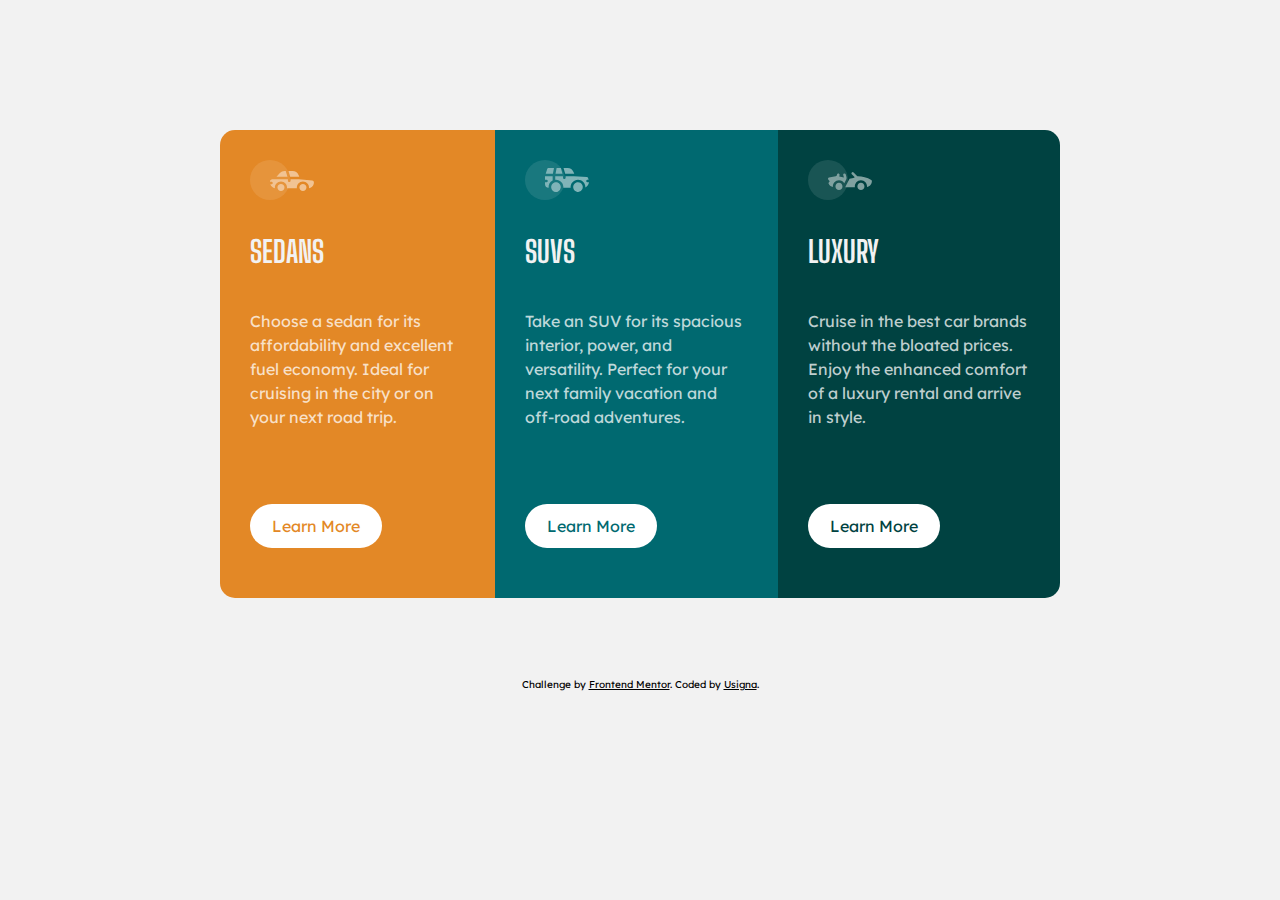
<file: newbie/3-column-preview-card-component/index.html>
<!DOCTYPE html>
<html lang="en">
<head>
  <meta charset="UTF-8">
  <meta name="viewport" content="width=device-width, initial-scale=1.0"> <!-- displays site properly based on user's device -->

  <link rel="icon" type="image/png" sizes="32x32" href="./images/favicon-32x32.png">
  
  <title>Frontend Mentor | 3-column preview card component</title>

  <link rel="preconnect" href="https://fonts.googleapis.com">
  <link rel="preconnect" href="https://fonts.gstatic.com" crossorigin>
  <link href="https://fonts.googleapis.com/css2?family=Big+Shoulders+Display:wght@700&family=Lexend+Deca&display=swap" rel="stylesheet"> 
  <link rel="stylesheet" href="css/style.css">
</head>
<body>
  <div class="container">
    <div class="item">
      <img src="images/icon-sedans.svg" alt="" />
      <h2 class="title">Sedans</h2>
      <p class="text">Choose a sedan for its affordability and excellent fuel economy. Ideal for cruising in the city or on your next road trip.</p>
      <a href="#" class="btn">Learn More</a>
    </div>
    <div class="item">
      <img src="images/icon-suvs.svg" alt="" />
      <h2 class="title">SUVs</h2>
      <p class="text">Take an SUV for its spacious interior, power, and versatility. Perfect for your next family vacation and off-road adventures.</p>
      <a href="#" class="btn">Learn More</a>
    </div>
    <div class="item">
      <img src="images/icon-luxury.svg" alt="" />
      <h2 class="title">Luxury</h2>
      <p class="text">Cruise in the best car brands without the bloated prices. Enjoy the enhanced comfort of a luxury rental and arrive in style.</p>
      <a href="#" class="btn">Learn More</a>
    </div>
  </div>
  
  <div class="attribution">
    Challenge by <a href="https://www.frontendmentor.io?ref=challenge" target="_blank">Frontend Mentor</a>. 
    Coded by <a href="https://github.com/usigna">Usigna</a>.
  </div>
</body>
</html>
</file>
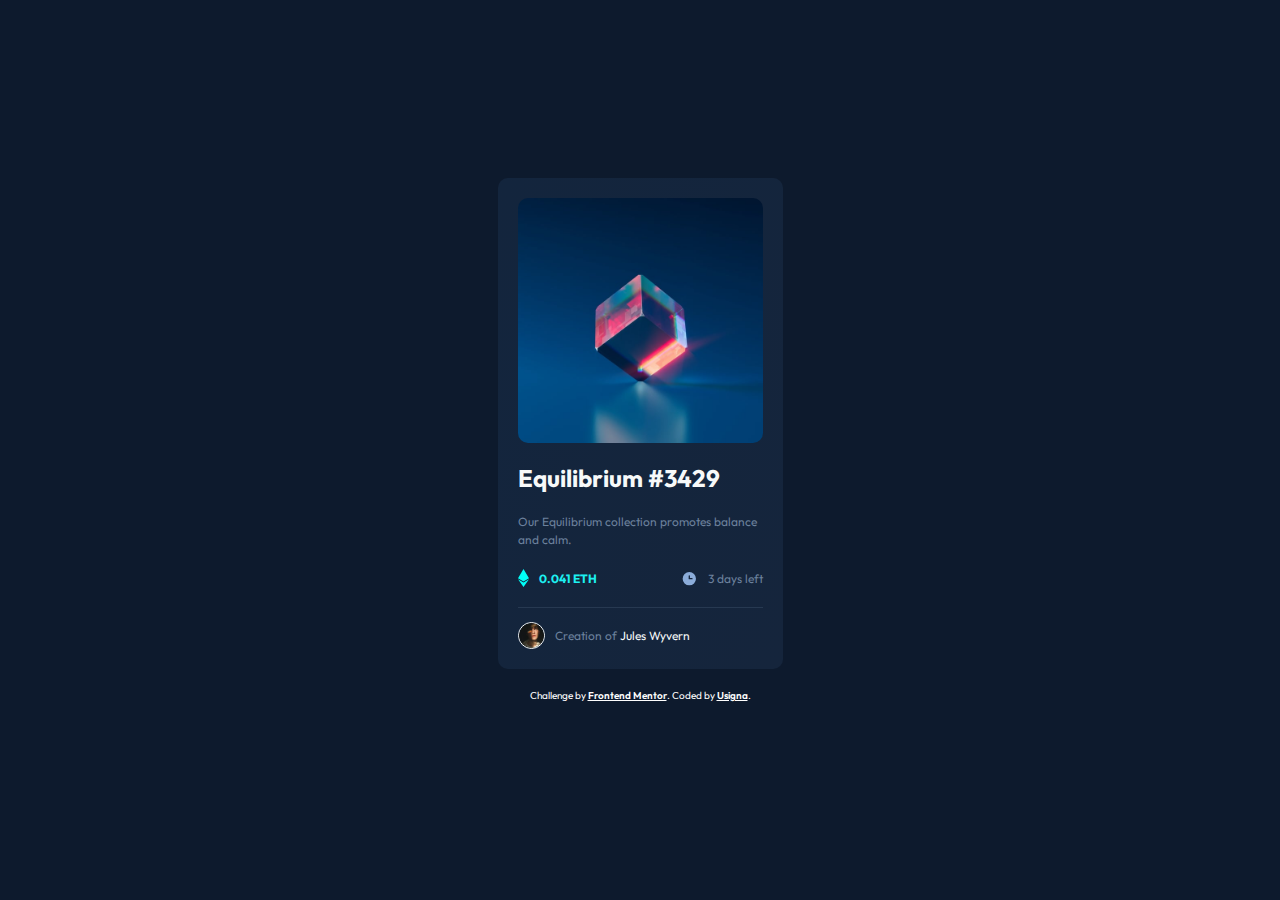
<file: newbie/nft-preview-card-component/index.html>
<!DOCTYPE html>
<html lang="en">
<head>
  <meta charset="UTF-8">
  <meta name="viewport" content="width=device-width, initial-scale=1.0"> <!-- displays site properly based on user's device -->

  <link rel="icon" type="image/png" sizes="32x32" href="./images/favicon-32x32.png">
  
  <title>Frontend Mentor | NFT preview card component</title>

  <link rel="preconnect" href="https://fonts.googleapis.com">
  <link rel="preconnect" href="https://fonts.gstatic.com" crossorigin>
  <link href="https://fonts.googleapis.com/css2?family=Outfit:wght@300;400;600&display=swap" rel="stylesheet">
  <link rel="stylesheet" href="css/style.css">
</head>
<body>
  <a href="#" class="card">
    <div class="img-wrapper">
      <img src="images/image-equilibrium.jpg" alt="Equilibrium." class="img" />
    </div>
    <h1 class="title">Equilibrium #3429</h1>
    <p class="text">Our Equilibrium collection promotes balance and calm.</p>
    <div class="info-wrapper">
      <div>
        <img src="images/icon-ethereum.svg" alt="Icon ethereum." />
        <b>0.041 ETH</b>
      </div>
      <div>
        <img src="images/icon-clock.svg" alt="Icon clock." />
        3 days left
      </div>
    </div>
    <div class="author">
      <img src="images/image-avatar.png" alt="Jules Wyvern." />
      <div>Creation of <span>Jules Wyvern</span></div>
    </div>
  </a>

  <div class="attribution">
    Challenge by <a href="https://www.frontendmentor.io?ref=challenge" target="_blank">Frontend Mentor</a>. 
    Coded by <a href="https://github.com/usigna" target="_blank">Usigna</a>.
  </div>
</body>
</html>
</file>
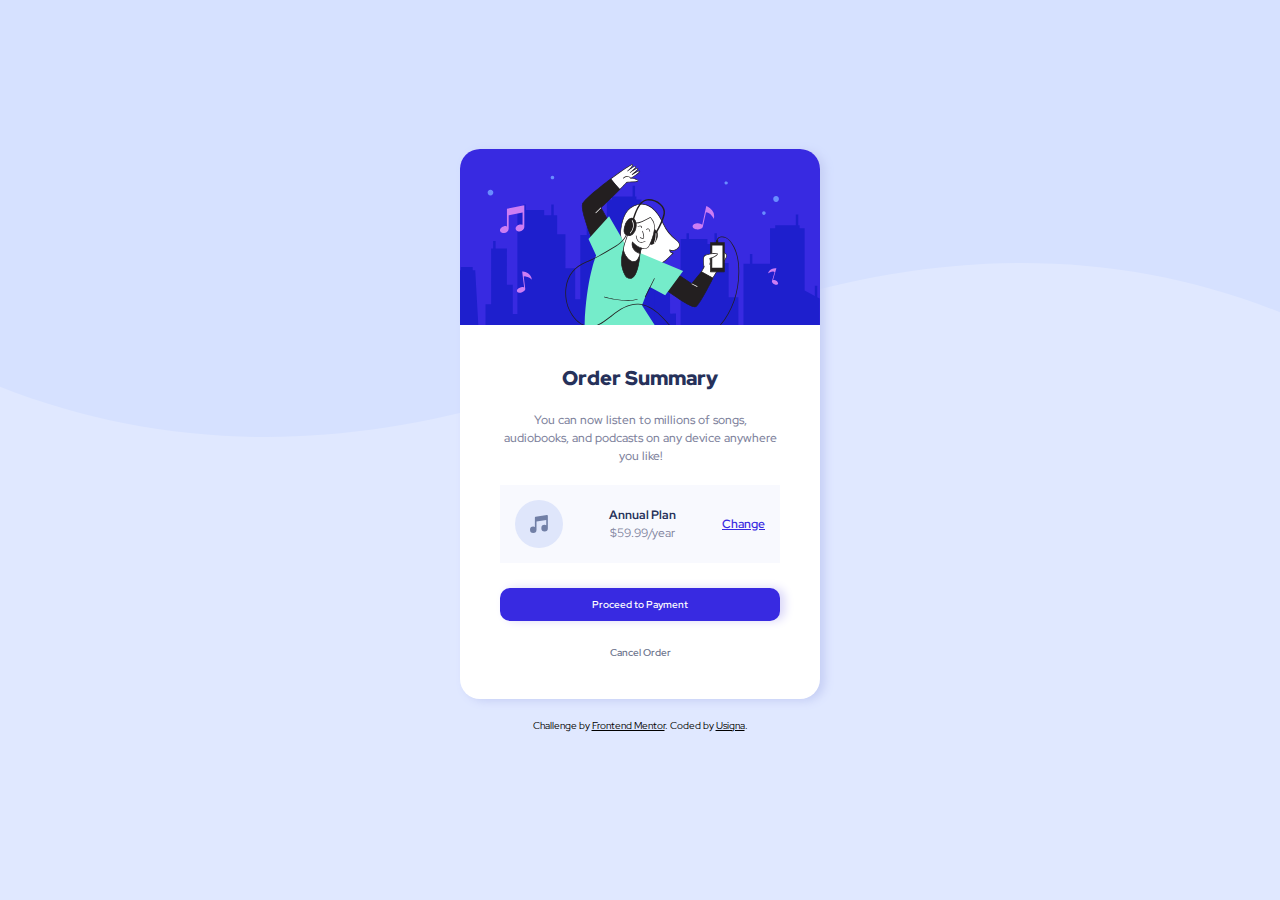
<file: newbie/order-summary-component/index.html>
<!DOCTYPE html>
<html lang="en">
<head>
  <meta charset="UTF-8">
  <meta name="viewport" content="width=device-width, initial-scale=1.0"> <!-- displays site properly based on user's device -->

  <link rel="icon" type="image/png" sizes="32x32" href="./images/favicon-32x32.png">
  
  <title>Frontend Mentor | Order summary card</title>

  <link rel="preconnect" href="https://fonts.googleapis.com">
  <link rel="preconnect" href="https://fonts.gstatic.com" crossorigin>
  <link href="https://fonts.googleapis.com/css2?family=Red+Hat+Display:wght@500;700;900&display=swap" rel="stylesheet">
  <link rel="stylesheet" href="css/style.css">
</head>
<body>
  <div class="card">
    <div class="img-wrapper">
      <img src="images/illustration-hero.svg" alt="Girl listening to music." />
    </div>
    <div class="text-wrapper">
      <h1 class="title">Order Summary</h1>
      <p class="text">You can now listen to millions of songs, audiobooks, and podcasts on any device anywhere you like!</p>
      <div class="plan">
        <img src="images/icon-music.svg" alt="Icon music." />
        <div class="plan-wrapper">
          <b>Annual Plan</b>
          <span>$59.99/year</span>
        </div>
        <a href="#" class="btn btn--change">Change</a>
      </div>
      <a href="#" class="btn btn--payment">Proceed to Payment</a>
      <a href="" class="btn btn--cancel">Cancel Order</a>
    </div>
  </div>
  
  <div class="attribution">
    Challenge by <a href="https://www.frontendmentor.io?ref=challenge" target="_blank">Frontend Mentor</a>. 
    Coded by <a href="https://github.com/usigna" target="_blank">Usigna</a>.
  </div>
</body>
</html>
</file>
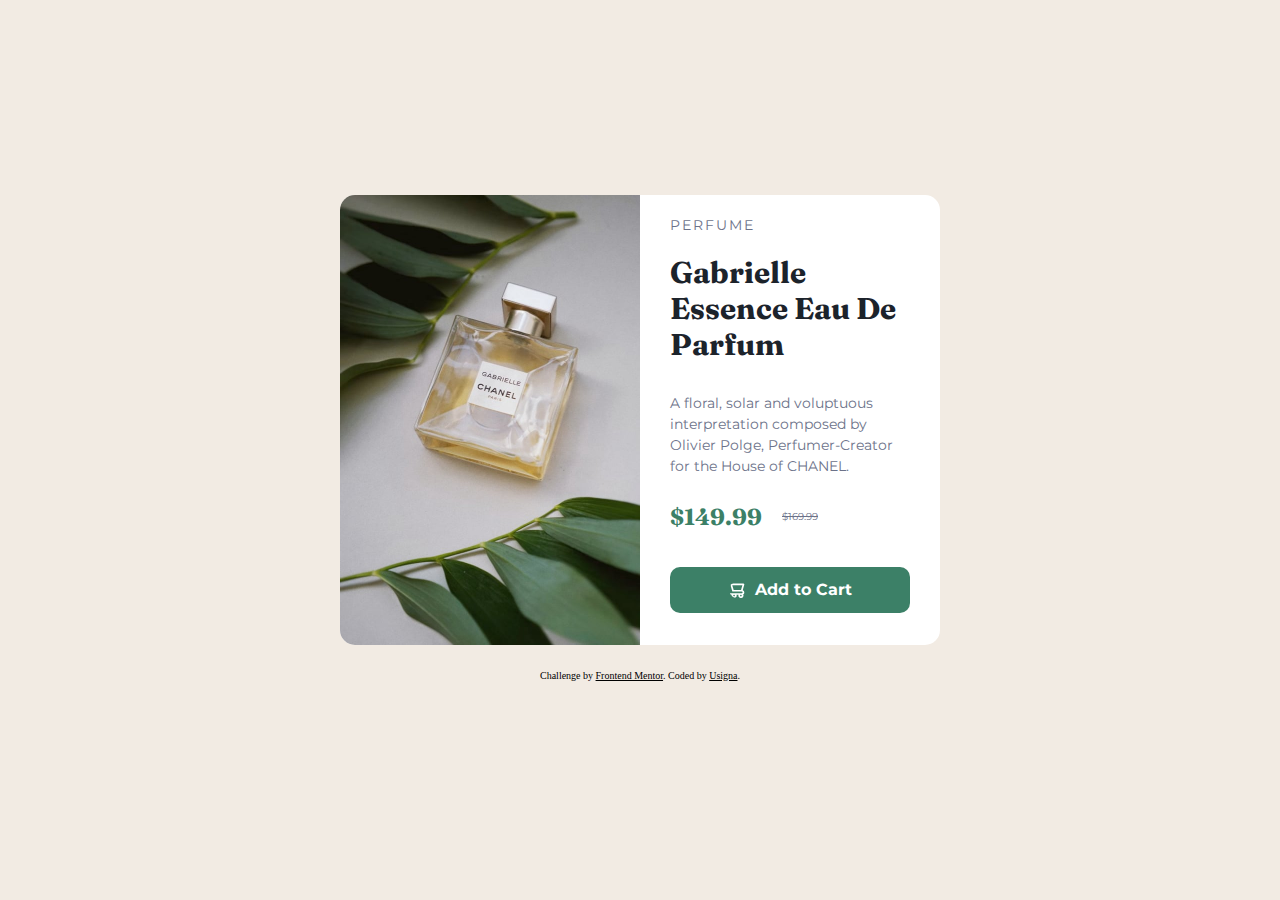
<file: newbie/product-preview-card-component/index.html>
<!DOCTYPE html>
<html lang="en">
<head>
  <meta charset="UTF-8">
  <meta name="viewport" content="width=device-width, initial-scale=1.0"> <!-- displays site properly based on user's device -->

  <link rel="icon" type="image/png" sizes="32x32" href="./images/favicon-32x32.png">
  
  <title>Frontend Mentor | Product preview card component</title>

  <link rel="preconnect" href="https://fonts.googleapis.com">
  <link rel="preconnect" href="https://fonts.gstatic.com" crossorigin>
  <link href="https://fonts.googleapis.com/css2?family=Fraunces:opsz,wght@9..144,700&family=Montserrat:wght@500;700&display=swap" rel="stylesheet">
  <link rel="stylesheet" href="css/style.css">
</head>
<body>
  <div class="container">
    <div class="container__item">
      <picture>
        <source media="(min-width: 620px)" srcset="images/image-product-desktop.jpg">
        <img src="images/image-product-mobile.jpg" alt="Perfume Chanel.">
      </picture>
    </div>
    <div class="container__item">
      <div class="category">Perfume</div>
      <h1 class="title">Gabrielle Essence Eau De Parfum</h1>
      <p class="text">A floral, solar and voluptuous interpretation composed by Olivier Polge, Perfumer-Creator for the House of CHANEL.</p>
      <div class="price-wrapper">
        <span class="price">$149.99</span><span class="old-price">$169.99</span>
      </div>
      <a href="#" class="btn">
        <img src="images/icon-cart.svg" alt="">
        Add to Cart
      </a>
    </div>
  </div>
  <div class="attribution">
    Challenge by <a href="https://www.frontendmentor.io?ref=challenge" target="_blank">Frontend Mentor</a>. 
    Coded by <a href="https://github.com/usigna" target="_blank">Usigna</a>.
  </div>
</body>
</html>
</file>
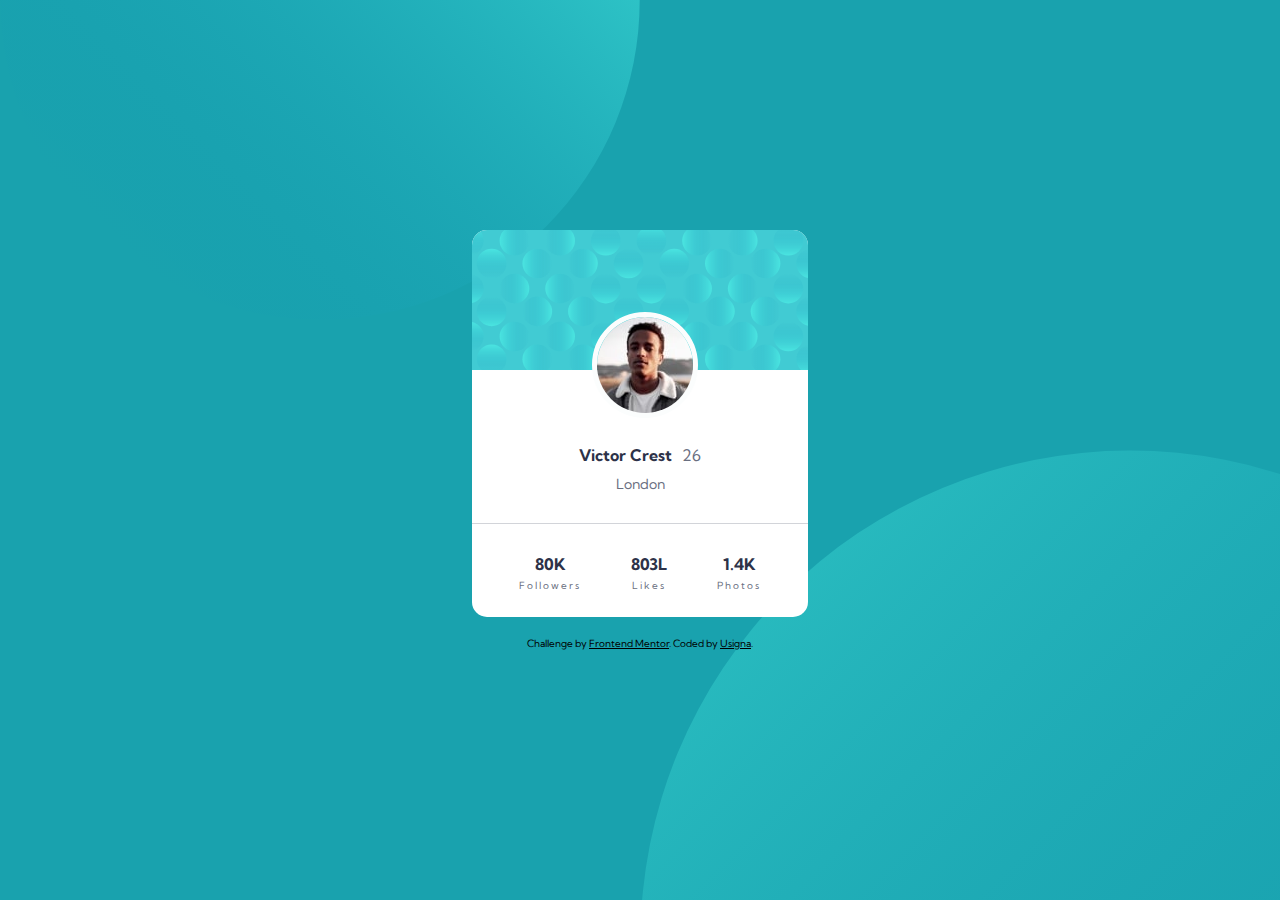
<file: newbie/profile-card-component/index.html>
<!DOCTYPE html>
<html lang="en">
<head>
  <meta charset="UTF-8">
  <meta name="viewport" content="width=device-width, initial-scale=1.0"> <!-- displays site properly based on user's device -->

  <link rel="icon" type="image/png" sizes="32x32" href="./images/favicon-32x32.png">
  
  <title>Frontend Mentor | Profile card component</title>

  <link rel="preconnect" href="https://fonts.googleapis.com">
  <link rel="preconnect" href="https://fonts.gstatic.com" crossorigin>
  <link href="https://fonts.googleapis.com/css2?family=Kumbh+Sans:wght@400;700&display=swap" rel="stylesheet"> 
  <link rel="stylesheet" href="css/style.css">
</head>
<body>
  <div class="card">
    <div class="top">
      <img src="images/image-victor.jpg" alt="Victor Crest." />
    </div>
    <div class="middle">
      <div class="middle__top">
        <h1 class="name">Victor Crest</h1>
        <span class="age">26</span>
      </div>
      <div class="middle__bottom">London</div>
    </div>
    <div class="bottom">
      <div class="items">
        <div class="item">
          <div class="num">80K</div>
          <div class="info">Followers</div>
        </div>
        <div class="item">
          <div class="num">803L</div>
          <div class="info">Likes</div>
        </div>
        <div class="item">
          <div class="num">1.4K</div>
          <div class="info">Photos</div>
        </div>
      </div>
    </div>
  </div>
  <div class="attribution">
    Challenge by <a href="https://www.frontendmentor.io?ref=challenge" target="_blank">Frontend Mentor</a>. 
    Coded by <a href="https://github.com/usigna" target="_blank">Usigna</a>.
  </div>
  <div class="background"></div>
</body>
</html>
</file>
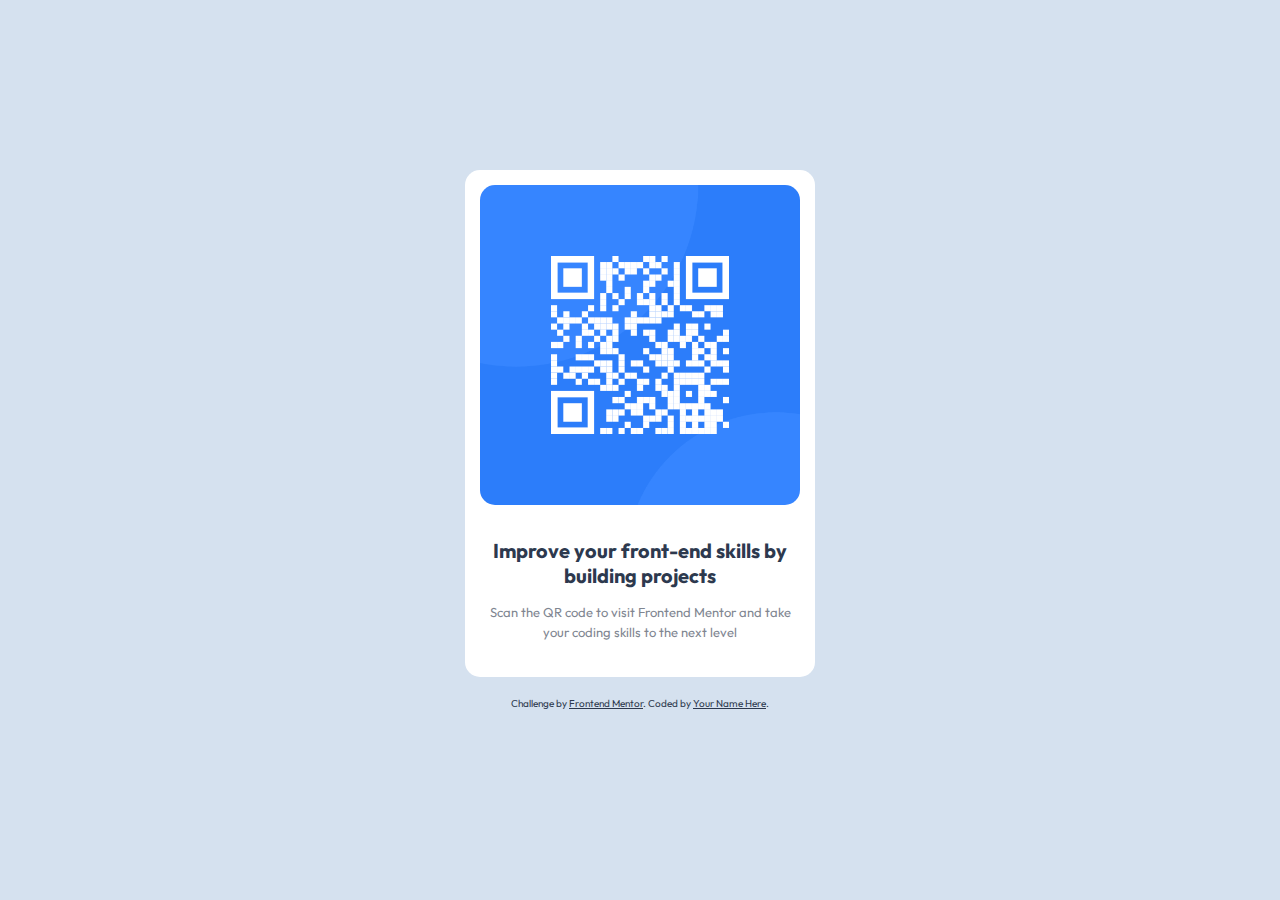
<file: newbie/qr-code-component/index.html>
<!DOCTYPE html>
<html lang="en">
<head>
  <meta charset="UTF-8">
  <meta name="viewport" content="width=device-width, initial-scale=1.0"> <!-- displays site properly based on user's device -->

  <link rel="icon" type="image/png" sizes="32x32" href="./images/favicon-32x32.png">
  
  <title>Frontend Mentor | QR code component</title>

  <link rel="preconnect" href="https://fonts.googleapis.com">
  <link rel="preconnect" href="https://fonts.gstatic.com" crossorigin>
  <link href="https://fonts.googleapis.com/css2?family=Outfit:wght@400;700&display=swap" rel="stylesheet">
  <link rel="stylesheet" href="css/style.css">
</head>
<body>
  <div class="card">
    <img src="images/image-qr-code.png" alt="QR Code." class="img" />
    <h1 class="title">Improve your front-end skills by building projects</h1>
    <p class="text">Scan the QR code to visit Frontend Mentor and take your coding skills to the next level</p>
  </div>
  
  <div class="attribution">
    Challenge by <a href="https://www.frontendmentor.io?ref=challenge" target="_blank">Frontend Mentor</a>. 
    Coded by <a href="#">Your Name Here</a>.
  </div>
</body>
</html>
</file>
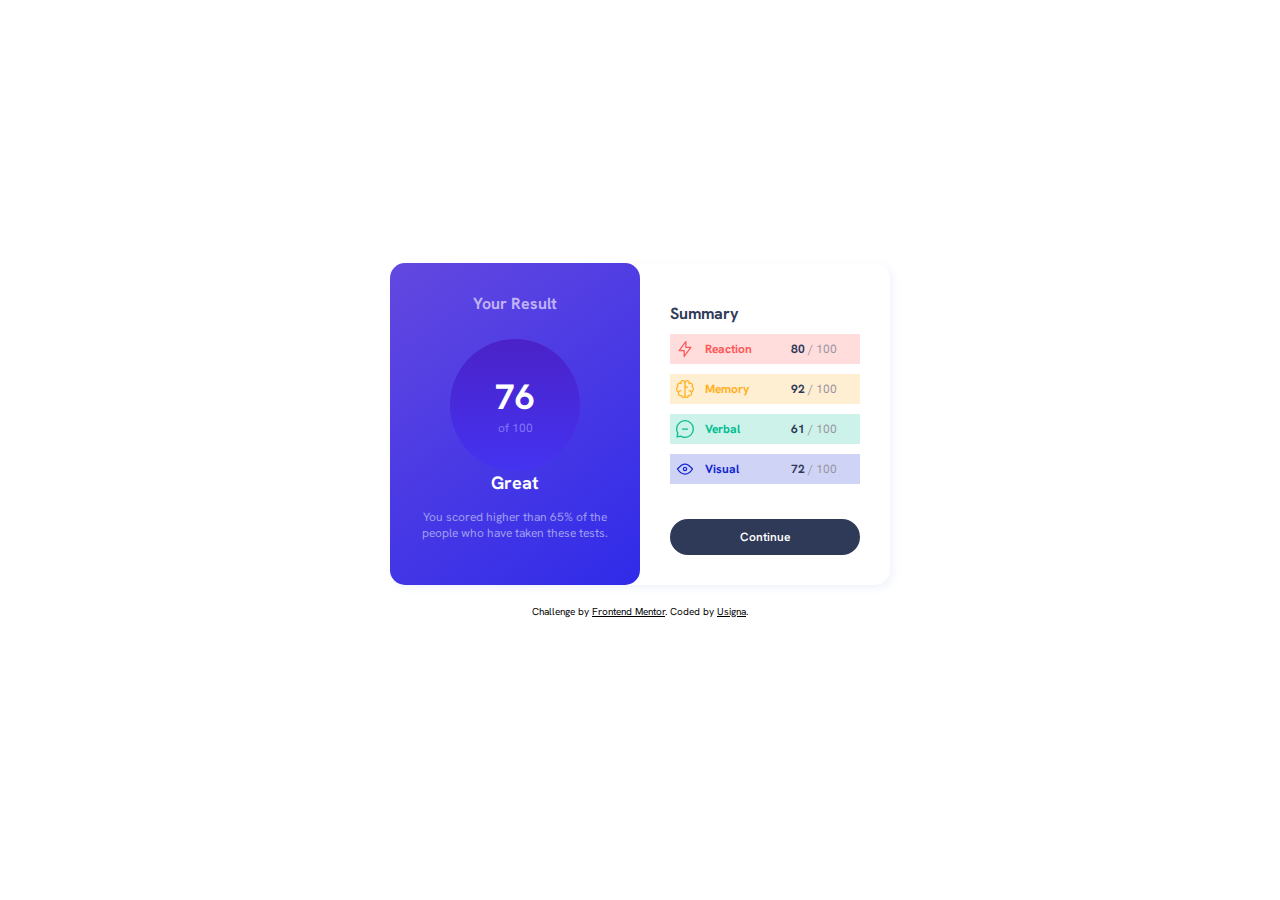
<file: newbie/results-summary-component/index.html>
<!DOCTYPE html>
<html lang="en">
<head>
  <meta charset="UTF-8">
  <meta name="viewport" content="width=device-width, initial-scale=1.0"> <!-- displays site properly based on user's device -->

  <link rel="icon" type="image/png" sizes="32x32" href="./assets/images/favicon-32x32.png">
  
  <title>Frontend Mentor | Results summary component</title>

  <link rel="stylesheet" href="css/style.css">
</head>
<body>
  <div class="container">
    <div class="container__item container__item--left">
      <h1 class="title">Your Result</h1>
      <div class="result">
        <b>76</b>
        <span>of 100</span>
      </div>
      <p class="text">
        <b>Great</b>
        <span>You scored higher than 65% of the people who have taken these tests.</span>
      </p>
    </div>
    <div class="container__item container__item--right">
      <table class="table">
        <thead>
          <tr>
            <th colspan="2">Summary</th>
          </tr>
        </thead>
        <tbody id="data-output">

        </tbody>
      </table>
      <a href="" class="btn">Continue</a>
    </div>
  </div>

  <div class="attribution">
    Challenge by <a href="https://www.frontendmentor.io?ref=challenge" target="_blank">Frontend Mentor</a>. 
    Coded by <a href="https://github.com/usigna">Usigna</a>.
  </div>

  <script src="js/main.js"></script>
</body>
</html>
</file>
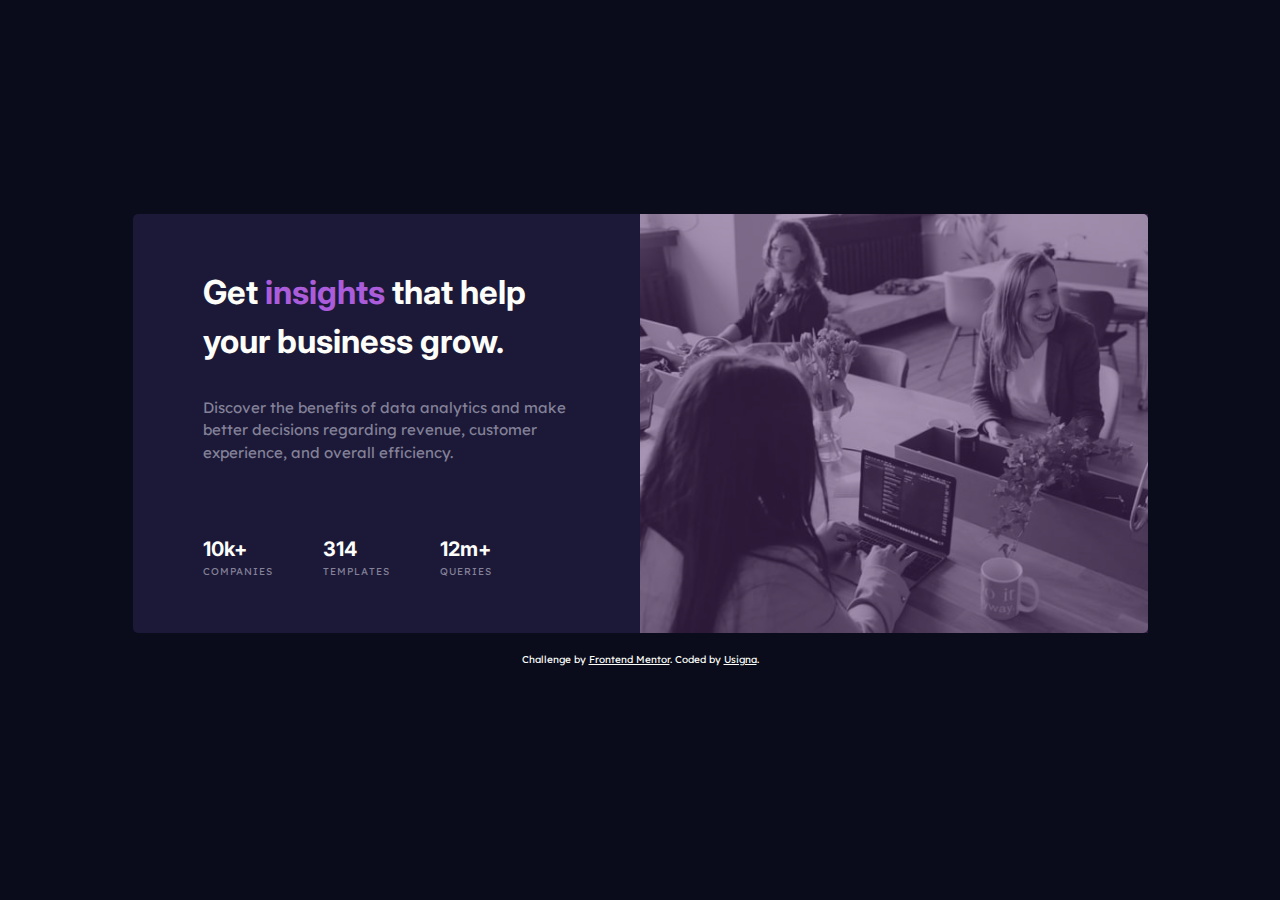
<file: newbie/stats-preview-card-component/index.html>
<!DOCTYPE html>
<html lang="en">
<head>
  <meta charset="UTF-8">
  <meta name="viewport" content="width=device-width, initial-scale=1.0"> <!-- displays site properly based on user's device -->

  <link rel="icon" type="image/png" sizes="32x32" href="./images/favicon-32x32.png">
  
  <title>Frontend Mentor | Stats preview card component</title>

  <link rel="preconnect" href="https://fonts.googleapis.com">
  <link rel="preconnect" href="https://fonts.gstatic.com" crossorigin>
  <link href="https://fonts.googleapis.com/css2?family=Inter:wght@400;700&family=Lexend+Deca&display=swap" rel="stylesheet">
  <link rel="stylesheet" href="css/style.css">
</head>
<body>
  <div class="card">
    <div class="card__item card__item--text">
      <h1 class="title">Get <span>insights</span> that help your business grow.</h1>
      <p class="text">Discover the benefits of data analytics and make better decisions regarding revenue, customer experience, and overall efficiency.</p>
      <div class="stats">
        <div class="stats__item">
          <b>10k+</b>
          <span>companies</span>
        </div>
        <div class="stats__item">
          <b>314</b>
          <span>templates</span>
        </div>
        <div class="stats__item">
          <b>12m+</b>
          <span>queries</span>
        </div>
      </div>
    </div>
    <div class="card__item card__item--img">
      <img src="images/image-header-desktop.jpg" alt="" />
    </div>
  </div>

  <div class="attribution">
    Challenge by <a href="https://www.frontendmentor.io?ref=challenge" target="_blank">Frontend Mentor</a>. 
    Coded by <a href="https://github.com/usigna" target="_blank">Usigna</a>.
  </div>
</body>
</html>
</file>
<file: newbie/3-column-preview-card-component/css/style.css>
*,
*::before,
*::after {
  box-sizing: border-box;
  padding: 0;
  margin: 0;
}

html {
  height: 100%;
  font-size: 10px;
}

body {
  padding-top: 20px;
  background-color: hsl(0, 0%, 95%);
  display: flex;
  flex-direction: column;
  align-items: center;
  justify-content: center;
  font-weight: 400;
  font-family: 'Lexend Deca', sans-serif;
}

.container {
  width: 90%;
  display: flex;
  flex-direction: column;
}

.item {
  padding: 20px;
}

.item:first-of-type {
  background-color: hsl(31, 77%, 52%);
  border-top-left-radius: 15px;
  border-top-right-radius: 15px;
}

.item:nth-of-type(2) {
  background-color: hsl(184, 100%, 22%);
}

.item:last-of-type {
  background-color: hsl(179, 100%, 13%);
  border-bottom-left-radius: 15px;
  border-bottom-right-radius: 15px;
}

.item img {
  margin-bottom: 30px;
  filter: brightness(0) invert(1);
  opacity: .5;
}

.title {
  color: hsl(0, 0%, 95%);
  font-family: 'Big Shoulders Display', cursive;
  margin: 0 0 40px;
  font-size: 3rem;
  font-weight: 700;
  text-transform: uppercase;
}

.text {
  font-size: 1.6rem;
  line-height: 1.5;
  color: hsla(0, 0%, 100%, 0.75);
  margin-bottom: 25px;
}

.btn {
  display: inline-flex;
  font-size: 1.6rem;
  padding: 10px 20px;
  background-color: #fff;
  border-radius: 50px;
  text-decoration: none;
  margin-bottom: 20px;
  border: 2px solid transparent;
}

.item:first-of-type .btn {
  color: hsl(31, 77%, 52%);
}

.item:nth-of-type(2) .btn {
  color: hsl(184, 100%, 22%);
}

.item:last-of-type .btn {
  color: hsl(179, 100%, 13%);
}

.item .btn:hover,
.item .btn:focus {
  color: hsl(0, 0%, 95%);
  background-color: transparent;
  border-color: hsl(0, 0%, 95%);
}

.attribution {
  padding: 80px 0;
}

.attribution a {
  color: #000;
}

@media screen and (min-width: 800px) {
  body {
    height: 100%;
    padding-top: 0;
  }
  
  .container {
    max-width: 840px;
    flex-direction: row;
  }

  .item {
    padding: 30px;
  }

  .item:first-of-type {
    border-top-left-radius: 15px;
    border-bottom-left-radius: 15px;
    border-top-right-radius: 0;
  }

  .item:last-of-type {
    border-top-right-radius: 15px;
    border-bottom-right-radius: 15px;
    border-bottom-left-radius: 0;
  }

  .text {
    margin-bottom: 75px;
  }
}
</file>
<file: newbie/nft-preview-card-component/css/style.css>
*,
*::before,
*::after {
  box-sizing: border-box;
  padding: 0;
  margin: 0;
}

html {
  height: 100%;
  font-size: 10px;
}

body {
  height: 100%;
  padding: 50px 30px;
  background-color: #0d1a2d;
  font-family: "Outfit", sans-serif;
}

.card {
  max-width: 330px;
  display: inline-flex;
  flex-direction: column;
  border-radius: 10px;
  padding: 20px;
  color: #6c819d;
  font-size: 1.2rem;
  font-weight: 400;
  background: linear-gradient(120deg, #13253d, #15253c);
  text-decoration: none;
}

.img-wrapper {
  border-radius: 10px;
  margin-bottom: 20px;
  position: relative;
  line-height: 0;
}

.img-wrapper::before {
  content: "";
  width: 0;
  height: 0;
  border-radius: 10px;
  background: hsla(178, 100%, 50%, .3) url("../images/icon-view.svg") no-repeat center;
  position: absolute;
  top: 0;
  left: 0;
}

.img-wrapper:hover::before {
  width: 100%;
  height: 100%;
}

.img {
  width: 100%;
  border-radius: 10px;
}

.title {
  color: #f7f9f9;
  margin: 0 0 20px;
}

.title:hover {
  color: #1df0f1;
}

.text {
  line-height: 1.5;
  margin-bottom: 20px;
}

.info-wrapper {
  display: flex;
  align-items: center;
  justify-content: space-between;
  margin-bottom: 20px;
}

.info-wrapper div {
  display: flex;
  align-items: center;
  gap: 10px;
}

.info-wrapper b {
  color: #1df0f1;
}

.author {
  padding-top: 15px;
  position: relative;
  display: flex;
  align-items: center;
  gap: 10px;
}

.author::before {
  content: "";
  width: 100%;
  height: 1px;
  background-color: #273951;
  position: absolute;
  top: 0;
  left: 0;
}

.author img {
  height: 27px;
  width: 27px;
  border: 1px solid #f7f9f9;
  border-radius: 50%;
}

.author span {
  color: #f7f9f9;
}

.author span:hover {
  color: #1df0f1;
}

.attribution {
  text-align: center;
  color: #fff;
  padding: 20px 0;
}

.attribution a {
  font-weight: 600;
  color: #fff;
}

@media screen and (min-width: 400px) {
  body {
    padding: 0;
    display: flex;
    flex-direction: column;
    align-items: center;
    justify-content: center;
  }

  .card {
    max-width: 285px;
  }
}
</file>
<file: newbie/order-summary-component/css/style.css>
*,
*::before,
*::after {
  box-sizing: border-box;
  padding: 0;
  margin: 0;
}

html {
  height: 100%;
  font-size: 10px;
}

body {
  height: 100%;
  padding: 65px 22px;
  font-family: "Red Hat Display", sans-serif;
  background: #e0e8ff url("../images/pattern-background-mobile.svg") repeat-x top;
}

.card {
  max-width: 325px;
  background-color: #fff;
  border-radius: 20px;
  text-align: center;
  box-shadow: 5px 2px 10px #c6cff5;
}

.img-wrapper {
  border-top-left-radius: 20px;
  border-top-right-radius: 20px;
  margin-bottom: 40px;
  line-height: 0;
}

.img-wrapper img {
  width: 100%;
  border-top-left-radius: 20px;
  border-top-right-radius: 20px;
}

.text-wrapper {
  padding: 0 20px 35px;
}

.title {
  font-size: 2rem;
  font-weight: 900;
  margin-bottom: 20px;
  color: #26315a;
}

.text {
  font-size: 1.2rem;
  font-weight: 500;
  line-height: 1.5;
  color: #7e829c;
  margin-bottom: 20px;
}

.plan {
  display: flex;
  align-items: center;
  justify-content: space-between;
  margin-bottom: 25px;
  padding: 15px;
  background-color: #f8f9fe;
  font-size: 1.2rem;
}

.plan-wrapper {
  display: flex;
  flex-direction: column;
  line-height: 1.5;
}

.plan-wrapper b {
  color: #26315a;
}

.plan-wrapper span {
  color: #7e829c;
}

.btn--change {
  color: #382ae1;
  font-weight: 600;
}

.btn--change:hover {
  text-decoration: none;
  color: #766cf1;
}

.btn--payment {
  display: block;
  color: #fff;
  background-color: #382ae1;
  text-decoration: none;
  font-weight: 600;
  box-shadow: 5px 0 10px #dbd8f9;
  margin-bottom: 25px;
  padding: 10px 0;
  border-radius: 10px;
}

.btn--payment:hover {
  background-color: #766cf1;;
}

.btn--cancel {
  color: #6d748d;
  text-decoration: none;
  font-weight: 600;
}

.btn--cancel:hover {
  color: #26315a;
}

.attribution {
  padding: 20px 0;
  text-align: center;
}

.attribution a {
  color: #000;
}

@media screen and (min-width: 400px) {
  body {
    padding: 0;
    display: flex;
    flex-direction: column;
    align-items: center;
    justify-content: center;
    background: #e0e8ff url("../images/pattern-background-desktop.svg") repeat-x top;
  }

  .card {
    max-width: 360px;
  }

  .text-wrapper {
    padding: 0 40px 40px;
  }
}
</file>
<file: newbie/product-preview-card-component/css/style.css>
*,
*::before,
*::after {
  box-sizing: border-box;
  padding: 0;
  margin: 0;
}

html {
  height: 100%;
  font-size: 10px;
}

body {
  height: 100%;
  background-color: hsl(30, 38%, 92%);
  padding: 20px 0;
}

.container {
  max-width: 350px;
  background-color: #fff;
  margin: 0 auto;
  display: flex;
  flex-direction: column;
  font-family: 'Montserrat', sans-serif;
  line-height: 0;
  border-radius: 15px;
}

.container__item {
  width: 100%;
}

.container__item:last-of-type {
  padding: 30px;
}

img {
  width: 100%;
  border-top-left-radius: 15px;
  border-top-right-radius: 15px;
}

.category {
  color: hsl(228, 12%, 48%);
  font-size: 1.4rem;
  text-transform: uppercase;
  letter-spacing: 2px;
  margin-bottom: 30px;
}

.title {
  font-family: 'Fraunces', serif;
  font-weight: 700;
  color: hsl(212, 21%, 14%);
  font-size: 3rem;
  line-height: 1.2;
  margin-bottom: 30px;
}

.text {
  color: hsl(228, 12%, 48%);
  font-size: 1.4rem;
  line-height: 1.5;
  margin-bottom: 40px;
}

.price-wrapper {
  display: flex;
  align-items: flex-start;
  gap: 20px;
  margin-bottom: 50px;
}

.price {
  font-family: 'Fraunces', serif;
  font-weight: 700;
  color: hsl(158, 36%, 37%);
  font-size: 2.3rem;
}

.old-price {
  color: hsl(228, 12%, 48%);
  font-size: 1rem;
  text-decoration: line-through;
}

.btn {
  display: inline-flex;
  align-items: center;
  justify-content: center;
  gap: 10px;
  width: 100%;
  padding: 15px;
  color: hsl(0, 0%, 100%);
  background-color: hsl(158, 36%, 37%);
  text-decoration: none;
  font-size: 1.6rem;
  font-weight: 700;
  border-radius: 10px;
}

.btn:hover,
.btn:focus {
  background-color: #193f31;
}

.btn img {
  width: 16px;;
  height: 16px;
}

.attribution {
  padding: 25px 0;
  text-align: center;
}

.attribution a {
  color: #000;
}

@media screen and (min-width: 620px) {
  body {
    display: flex;
    flex-direction: column;
    align-items: center;
    justify-content: center;
    padding: 0;
  }

  .container {
    max-width: 600px;
    display: flex;
    flex-direction: row;
  }
  
  .container__item {
    width: 50%;
  }

  img {
    border-bottom-left-radius: 15px;
    border-top-right-radius: 0;
  }
}
</file>
<file: newbie/profile-card-component/css/style.css>
*,
*::before,
*::after {
  box-sizing: border-box;
  padding: 0;
  margin: 0;
}

html {
  height: 100%;
  font-size: 10px;
}

body {
  width: 100%;
  height: 100%;
  background-color: hsl(185, 75%, 39%);
  font-family: "Kumbh Sans", sans-serif;
  display: flex;
  flex-direction: column;
  align-items: center;
  justify-content: center;
  position: relative;
}

.card {
  max-width: 325px;
  background-color: #fff;
  border-radius: 15px;
  font-weight: 400;
}

.top {
  height: 140px;
  background: url("../images/bg-pattern-card.svg") no-repeat center/cover;
  border-top-left-radius: 15px;
  border-top-right-radius: 15px;
  position: relative;
}

.top img {
  border: 5px solid #fbfdfd;
  border-radius: 50%;
  position: absolute;
  left: calc(50% - 48px);
  bottom: -48px;
}

.middle {
  padding: 70px 100px 30px;
  text-align: center;
}

.middle__top {
  display: flex;
  gap: 10px;
  margin-bottom: 10px;
}

.name {
  color: hsl(229, 23%, 23%);
  font-size: 1.6rem;
  font-weight: 700;
}

.age {
  font-size: 1.6rem;
  color: hsl(227, 10%, 46%);
}

.middle__bottom {
  font-size: 1.4rem;
  color: hsl(227, 10%, 46%);
}

.bottom {
  border-top: 1px solid hsla(227, 10%, 46%, .3);
  padding: 30px 0 25px;
}

.items {
  display: flex;
  align-items: center;
  justify-content: center;
  gap: 40px;
}

.item {
  text-align: center;
}

.num {
  color: hsl(229, 23%, 23%);
  font-size: 1.6rem;
  font-weight: 700;
  margin-bottom: 5px;
}

.info {
  color: hsl(227, 10%, 46%);
  letter-spacing: 2px;
}

.attribution {
  padding: 20px 0;
}

.attribution a {
  color: #000;
}

.background {
  width: 100%;
  height: 100%;
  position: absolute;
  overflow: hidden;
  z-index: -1;
}

.background::before,
.background::after {
  content: "";
  width: 50%;
  height: 100%;   
  position: absolute;
}

.background::before {
  background: url("../images/bg-pattern-top.svg") no-repeat center/contain;
  top: -50%;
  left: 0;
}

.background::after {
  background: url("../images/bg-pattern-bottom.svg") no-repeat;
  bottom: -50%;
  right: 0;
}

@media screen and (min-width: 375px) {
  .card {
    max-width: 350px;
  }

  .middle {
    padding: 75px 107px 30px;
  }

  .items {
    gap: 50px;
  }
}
</file>
<file: newbie/qr-code-component/css/style.css>
* {
  box-sizing: border-box;
  padding: 0;
  margin: 0;
}

html {
  height: 100%;
  font-size: 10px;
}

body {
  height: 100%;
  background-color: #d5e1ef;
  display: flex;
  flex-direction: column;
  align-items: center;
  justify-content: center;
}

.card {
  max-width: 350px;
  padding: 15px 15px 35px;
  border-radius: 15px;
  background-color: #fff;
  text-align: center;
  font-weight: 400;
  font-family: "Outfit", sans-serif;
}

.img {
  width: 100%;
  border-radius: 15px;
  margin-bottom: 30px;
}

.title {
  color: #2d394e;
  font-size: 2rem;
  font-weight: 700;
  margin-bottom: 15px;
}

.text {
  font-size: 1.3rem;
  color: #808691;
  line-height: 1.5;
}

.attribution {
  padding: 20px;
  color: #2d394e;
  font-weight: 400;
  font-family: "Outfit", sans-serif;
}

.attribution a {
  color: #2d394e;
}
</file>
<file: newbie/results-summary-component/css/style.css>
@font-face {
  font-family: HankenGrotesk;
  src: url(../assets/fonts/HankenGrotesk-VariableFont_wght.ttf);
}

*,
*::before,
*::after {
  box-sizing: border-box;
  padding: 0;
  margin: 0;
}

html {
  height: 100%;
  font-size: 10px;
}

body {
  font-family: "HankenGrotesk";
}

.container {
  display: flex;
  flex-direction: column;
}

.container__item {
  width: 100%;
  padding: 30px;
}

.container__item--left {
  border-bottom-left-radius: 15px;
  border-bottom-right-radius: 15px;
  background: linear-gradient(144deg, #6348e0, #302be9);
  text-align: center;
}

.title {
  font-size: 1.6rem;
  color: #c0b2f8;
  margin-bottom: 25px;
}

.result {
  max-width: 130px;
  display: flex;
  flex-direction: column;
  padding: 35px;
  background-color: pink;
  border-radius: 50%;
  margin: 0 auto;
  background: linear-gradient(180deg, #4b22c8, #4433f1);
}

.result b {
  color: #fff;
  font-size: 3.5rem;
}

.result span {
  color: #8476fa;
  font-size: 1.2rem;
}

.text {
  display: flex;
  flex-direction: column;
}

.text b {
  color: #fff;
  font-size: 1.8rem;
  margin-bottom: 15px;
}

.text span {
  color: #a09ef1;
  font-size: 1.2rem;
}

.table {
  width: 100%;
  border-collapse: separate;
  border-spacing: 0 1em;
  margin-bottom: 25px;
}

th {
  display: inline-block;
  color: #303b59;
  text-align: left;
  font-size: 1.6rem;
}

tbody tr:first-of-type td {
  background-color: hsla(0, 100%, 67%, .2);
}

tbody tr:nth-of-type(2) {
  background-color: hsla(39, 100%, 56%, .2);
}

tbody tr:nth-of-type(3) {
  background-color: hsla(166, 100%, 37%, .2);
}

tbody tr:last-of-type {
  background-color: hsla(234, 85%, 45%, .2);
}

tbody tr:first-of-type td:first-of-type b {
  color: hsla(0, 100%, 67%);
}

tbody tr:nth-of-type(2) td:first-of-type b {
  color: hsla(39, 100%, 56%);
}

tbody tr:nth-of-type(3) td:first-of-type b {
  color: hsla(166, 100%, 37%);
}

tbody tr:last-of-type td:first-of-type b {
  color: hsla(234, 85%, 45%);
}

tbody td:first-child {
  display: flex;
  align-items: center;
  gap: 10px;
}

tbody td {
  font-size: 1.2rem;
  padding: 5px;
}

td b:last-of-type {
  color: #2f3a58;
}

td span {
  color: #9994a0;
}

.btn {
  display: inline-flex;
  justify-content: center;
  width: 100%;
  color: #fff;
  background-color: #2f3a58;
  border-radius: 50px;
  font-size: 1.2rem;
  padding: 10px;
  font-weight: 600;
  text-decoration: none;
}

.btn:hover,
.btn:focus {
  background-color: #5539f6;
}

.attribution {
  text-align: center;
  padding: 20px 0;
}

.attribution a {
  color: #000;
}

@media screen and (min-width: 550px) {
  body {
    height: 100%;
    display: flex;
    flex-direction: column;
    align-items: center;
    justify-content: center;
  }

  .container {
    max-width: 500px;
    flex-direction: row;
    border-radius: 15px;
    box-shadow: 3px 3px 10px #f0f3fc;
  }

  .container__item {
    width: 50%;
  }
  
  .container__item--left {
    border-radius: 15px;
  }
}
</file>
<file: newbie/stats-preview-card-component/css/style.css>
*,
*::before,
*::after {
  box-sizing: border-box;
  padding: 0;
  margin: 0;
}

html {
  height: 100%;
  font-size: 10px;
}

body {
  background-color: #0a0c1b;
  padding: 30px 15px;
  color: #fdfefa;
  font-weight: 400;
  font-family: "Lexend Deca", sans-serif;
}

.card {
  background-color: #1c1938;
  border-radius: 5px;
  display: flex;
  flex-direction: column-reverse;
  align-items: center;
  justify-content: center;
  line-height: 0;
}

.card__item {
  width: 100%;
}

.card__item--img {
  line-height: 0;
  position: relative;
}

.card__item--img::before {
  content: "";
  width: 100%;
  height: 100%;
  background-color: rgba(170, 92, 218, .5);
  filter: brightness(50%);
  position: absolute;
  top: 0;
  left: 0;
}

.card__item img {
  width: 100%;
  border-top-left-radius: 5px;
  border-top-right-radius: 5px;
}

.card__item--text {
  padding: 20px;
  text-align: center;
}

.title {
  font-size: 2.2rem;
  line-height: 1.5;
  margin-bottom: 15px;
  font-family: "Inter", sans-serif;
}

.title span {
  color: rgb(170, 92, 218);
}

.text {
  color: #848298;
  font-size: 1.2rem;
  margin-bottom: 30px;
  line-height: 1.5;
}

.stats {
  display: flex;
  flex-direction: column;
  align-items: center;
  justify-content: center;
  gap: 25px;
  text-align: center;
}

.stats__item {
  display: flex;
  flex-direction: column;
  line-height: 1.5;
}

.stats b {
  font-size: 1.2rem;
  font-family: "Inter", sans-serif;
}

.stats span {
  color: #848298;
  font-size: 1.2rem;
  text-transform: uppercase;
  letter-spacing: 1px;
}

.attribution {
  padding: 20px 0;
  text-align: center;
}

.attribution a {
  color: #fdfefa;
}

@media screen and (min-width: 800px) {
  body {
    height: 100%;
    padding: 0;
    display: flex;
    flex-direction: column;
    align-items: center;
    justify-content: center;
  }

  .card {
    max-width: 1015px;
    flex-direction: row;
  }

  .card__item {
    width: 50%;
  }

  .card__item img {
    border-top-left-radius: 0;
    border-top-right-radius: 5px;
    border-bottom-right-radius: 5px;
  }

  .card__item--text {
    padding: 0 70px;
    text-align: left;
  }

  .title {
    font-size: 3.3rem;
    margin-bottom: 30px;
  }
  
  .text {
    font-size: 1.5rem;
    margin-bottom: 70px;
  }

  .stats {
    flex-direction: row;
    justify-content: flex-start;
    gap: 50px;
    text-align: left;
  }

  .stats b {
    font-size: 2rem;
  }
  
  .stats span {
    font-size: 1rem;
  }
}
</file>
